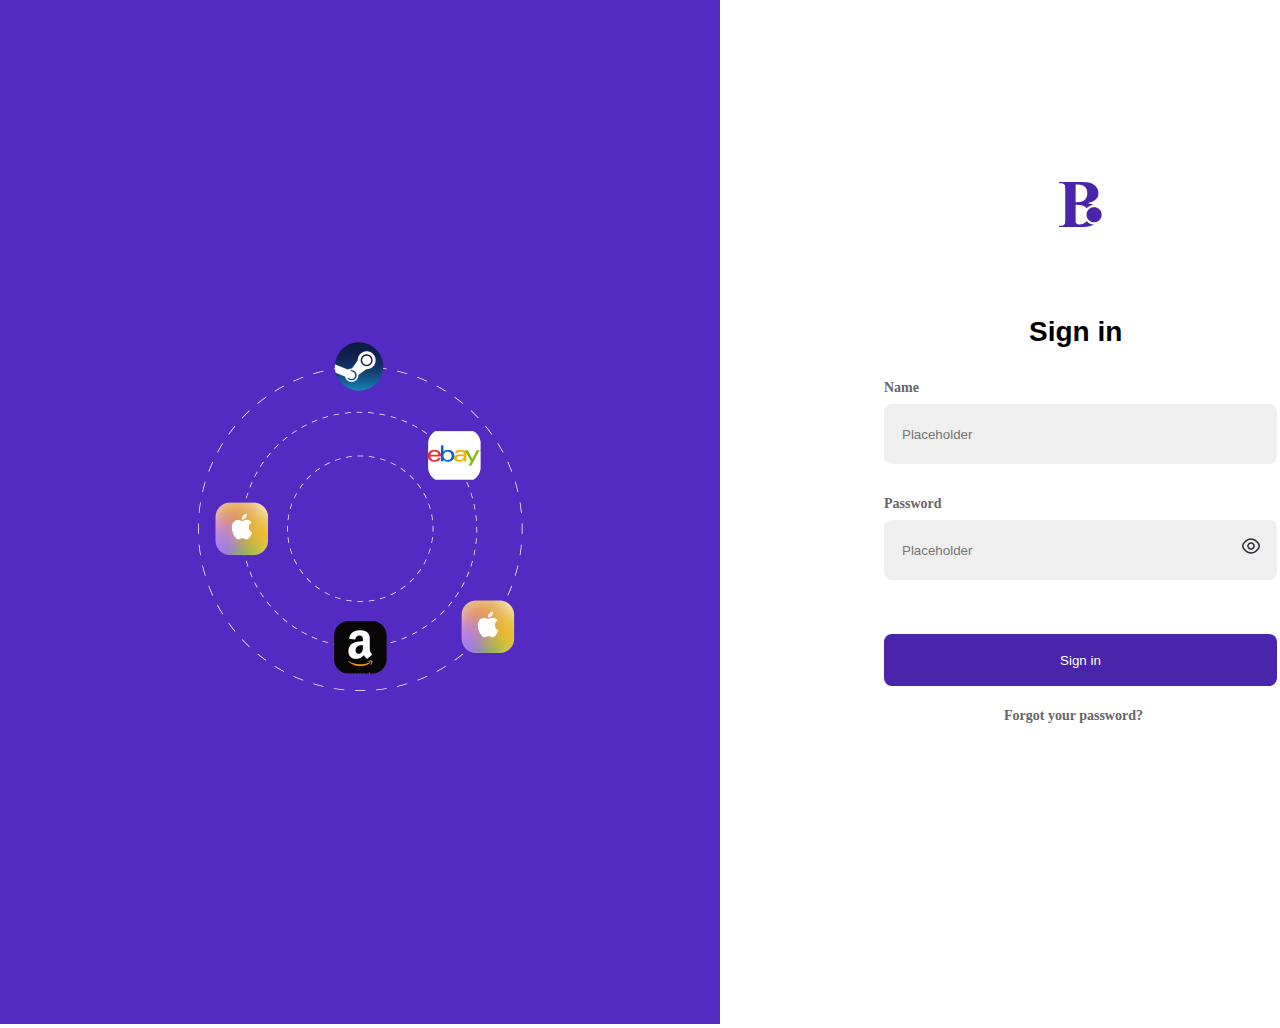
<file: index.html>
<!DOCTYPE html>
<html lang="en">
<head>
    <meta charset="UTF-8">
    <link rel="stylesheet"  href="signin.css">
    <link rel="stylesheet" href="./mediaquery.css">
    <meta http-equiv="X-UA-Compatible" content="IE=edge">
    <meta name="viewport" content="width=device-width, initial-scale=1.0">
    <title>Document</title>
</head>
<body>
    <div class="signup-container">
       <div class="half1-container">
            <img src="images/Group 21.png" id="ecommerce-logo">
       </div> 
       <div class="half2-container">
            <img src="images/Layer 2.png" id="product-logo">
            <p id="signin-text">Sign in</p>
            <form id="sign-in form">
               <label class="name-label">
                  <p id="name">Name</p>
                  <input type="text" class="box-width" id="name-text" placeholder="Placeholder">
               </label><br>
               <label class="password-label">
                  <p id="passwordd">Password</p>
                  <input type="password" class="box-width" id="signin-password" placeholder="Placeholder">
                  <img src="images/eye.png" id="password-toggle" onclick="togglePasswordVisibility()">
               </label><br>
               <button id="signin-button" class="box-width">Sign in</button>
               <p id="forgot-pw">Forgot your password?</p>
            </form>
       </div>
    </div>
</body>
<script src="signin.js"></script>
</html>
</file>
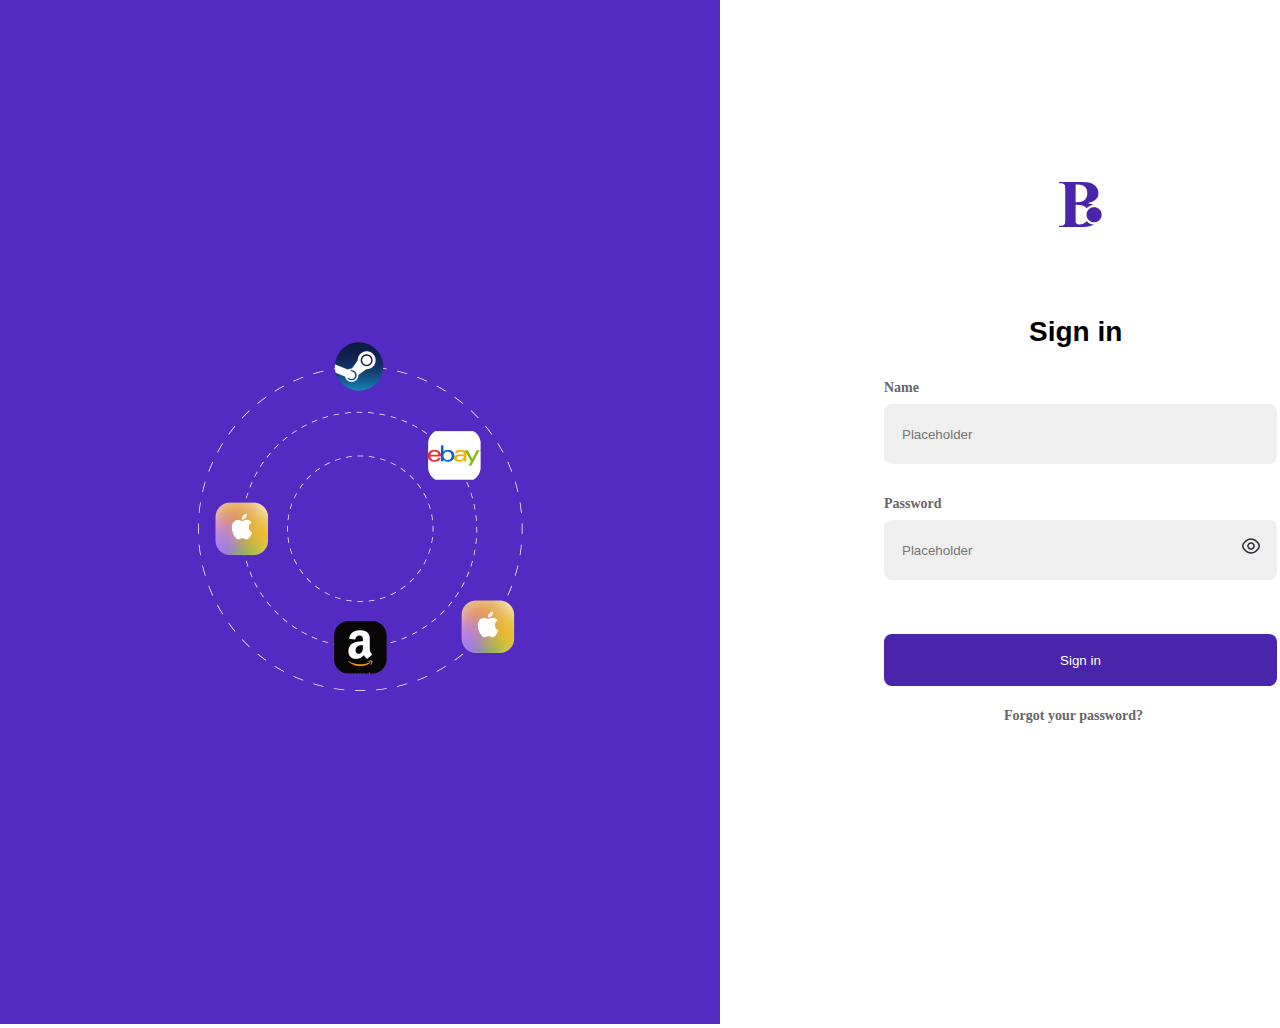
<file: signin.html>
<!DOCTYPE html>
<html lang="en">
<head>
    <meta charset="UTF-8">
    <link rel="stylesheet"  href="signin.css">
    <link rel="stylesheet" href="./mediaquery.css">
    <meta http-equiv="X-UA-Compatible" content="IE=edge">
    <meta name="viewport" content="width=device-width, initial-scale=1.0">
    <title>BOSOLUTION SIGN IN PAGE</title>
</head>
<body>
    <div class="signup-container">
       <div class="half1-container">
            <img src="images/Group 21.png" id="ecommerce-logo">
       </div> 
       <div class="half2-container">
            <img src="images/Layer 2.png" id="product-logo">
            <p id="signin-text">Sign in</p>
            <form id="sign-in form">
               <label class="name-label">
                  <p id="name">Name</p>
                  <input type="text" class="box-width" id="name-text" placeholder="Placeholder" onFocus="changeBorderColor()" onBlur="toDefaultColor()">
               </label><br>
               <label class="password-label">
                  <p id="passwordd">Password</p>
                  <input type="password" class="box-width" id="signin-password" placeholder="Placeholder" onFocus="changeBorderColor2()" onBlur="toDefaultColor2()">
                  <img src="images/eye.png" id="password-toggle" onclick="togglePasswordVisibility()">
               </label><br>
               <button id="signin-button" class="box-width">Sign in</button>
               <p id="forgot-pw">Forgot your password?</p>
            </form>
       </div>
    </div>
</body>
<script src="signin.js"></script>
</html>
</file>
<file: signin.css>
*{
    margin: 0;
    box-sizing: border-box;
}
.signup-container{
    display: flex;
    width:1440px;
    height: 1024px;
}
.half1-container{
    background-color:#532BC3;
    width:720px;
    height: 1024px;
   /* display: flex;
  justify-content: center;
  align-items: center;*/
}
#ecommerce-logo{
    height: 358px;
    width: 324.5px;
    margin:333px 197.5px 333px 198px;
}
.half2-container{
    background-color: black;
    width:720px;
    height: 1024px;
    background-color: white;
}
#product-logo{
    margin-top: 182px;
    margin-left: 339px;
}
#signin-text{
    font-family: sans-serif;
    font-size: 28px;
    font-weight: 700;
    line-height: 33px;
    letter-spacing: 0em;
    margin-top: 84px;
    margin-left: 309px;
}
.name-label{
    position: absolute;
   display: flex; 
   flex-direction: column;
   align-items: flex-start;
   padding:0px;
   gap:8px;
   padding-left: 164px;
   margin-top:32px;
}
#name{
    width: 40px;
    height: 16px;
    font-family: 'Raleway';
    font-style: normal;
    font-weight: 600;
    font-size: 14px;
    line-height: 16px;
    color: #686565;
}
#name-text{
    padding:22px 16px;
    gap:10px;
    border-radius: 8px;
    height:60px;
    background-color:#EFEFEF ;
    border-color: transparent;
}
#name-text:focus{
    caret-color:#4825AA;
}
.password-label{
    position: absolute;
    display: flex; 
    flex-direction: column;
    align-items: flex-start;
    padding:0px;
    gap:8px;
    padding-left: 164px;
    top: 496px;
}
#passwordd{
    width: 64px;
    height: 16px;
    font-family: 'Raleway';
    font-style: normal;
    font-weight: 600;
    font-size: 14px;
    line-height: 16px;
    color: #686565;
}
#signin-password{
    padding:18px 16px;
    gap:10px;
    border-radius: 8px;
    height:60px;
    background-color:#EFEFEF ;
    border-color: transparent;
}
#signin-password{
    caret-color:#4825AA;
}
#password-toggle{
    position: absolute;
    margin-top: 40px;
    margin-left:357px;
}
.box-width{
    width:393px;
}
#signin-button{
    display: flex;
    flex-direction: row;
    justify-content: center;
    align-items: center;
    padding: 24px;
    gap: 10px;
    position: absolute;
    height: 52px;
    margin-left: 164px;
    top: 634px;
    background: #4825AA;
    border-radius: 8px;
    cursor: pointer;
    border-color: transparent;
    color: white;
}
#forgot-pw{
    position: absolute;
    width: 152px;
    height: 16px;
    margin-left:284px;
    top: 708px;
    font-family: 'Raleway';
    font-style: normal;
    font-weight: 700;
    font-size: 14px;
    line-height: 16px;
    color: #686565;
}
</file>
<file: mediaquery.css>
@media (max-width: 767px) {
    .signup-container {
      flex-direction: column;
      width: 100%;
      height: 50%;
    }
  
    .half1-container,
    .half2-container {
      width: 100%;
      height: auto;
    }
  
    #ecommerce-logo,
    #product-logo {
      margin: 0 auto;
    }
  
    #signin-text {
      margin: 40px auto;
      text-align: center;
    }
  
    .name-label,
    .password-label {
      position: static;
      padding-left: 0;
      margin-top: 20px;
    }
  
    #name-text,
    #signin-password {
      width: 100%;
    }
  
    #password-toggle {
      margin: 10px auto;
    }
    input {
  color: purple; 
  border-color: purple;
  cursor: pointer;
}
  
    #signin-button {
      margin: 20px auto;
    }
  
    #forgot-pw {
      margin-left: 0;
      text-align: center;
    }
  }

 
@media (max-width: 479px) {
    body{
        margin: 0;
        box-sizing: border-box;
        overflow-x: hidden;
    }
    .half1-container {
      display: none;
    }
  
    .half2-container {
      width: 100%;
    }
  
    #product-logo {
        margin: 30px auto;
    display: block;
    }
  
    #signin-text {
      margin-top: 40px;
      margin-left: auto;
      margin-right: auto;
    }
    input {
  color: purple; 
  border-color: purple;
  cursor: pointer;
}

    .name-label, #name{
        
        gap:8px;
        padding-left: 40px;
        padding-right: 40px;
        margin-top:2px;
    }

    .password-label, #passwordd{
        
        gap:8px;
        padding-left: 40px;
        padding-right: 40px;
        margin-top:2px;
    }
  
    .name-label,
    .password-label {
      margin-top: 2px;
      padding-left: 40px;
      padding: auto;
      text-align: center;
    }
  
    #name-text,
    #signin-password {
      width: 80%;
      margin-left: auto;
      margin-right: auto;
    }
  
    #password-toggle {
        position: absolute;
        margin-top: 45px;
        margin-left: 250px;
    }
  
    #signin-button {
        
        width: 75%;
        margin-left: 50px;
        margin-right: -100px;
        padding-left: 40px;
        padding-right: 40px;

      margin-top: -200px;
    }
  
    #forgot-pw {
        margin-top: -220px;
     margin-left: 150px;
      text-align: center;
    }
  }
  
  @media (max-width: 375px) {

    #password-toggle {
        position: absolute;
        margin-top: 45px;
        margin-left: 220px;
    }
    #forgot-pw {
        
     margin-left: 110px;
      text-align: center;
    }
  }

  @media (max-width: 320px) {
    #password-toggle {
        
        margin-left: 180px;
    }
  }
</file>
